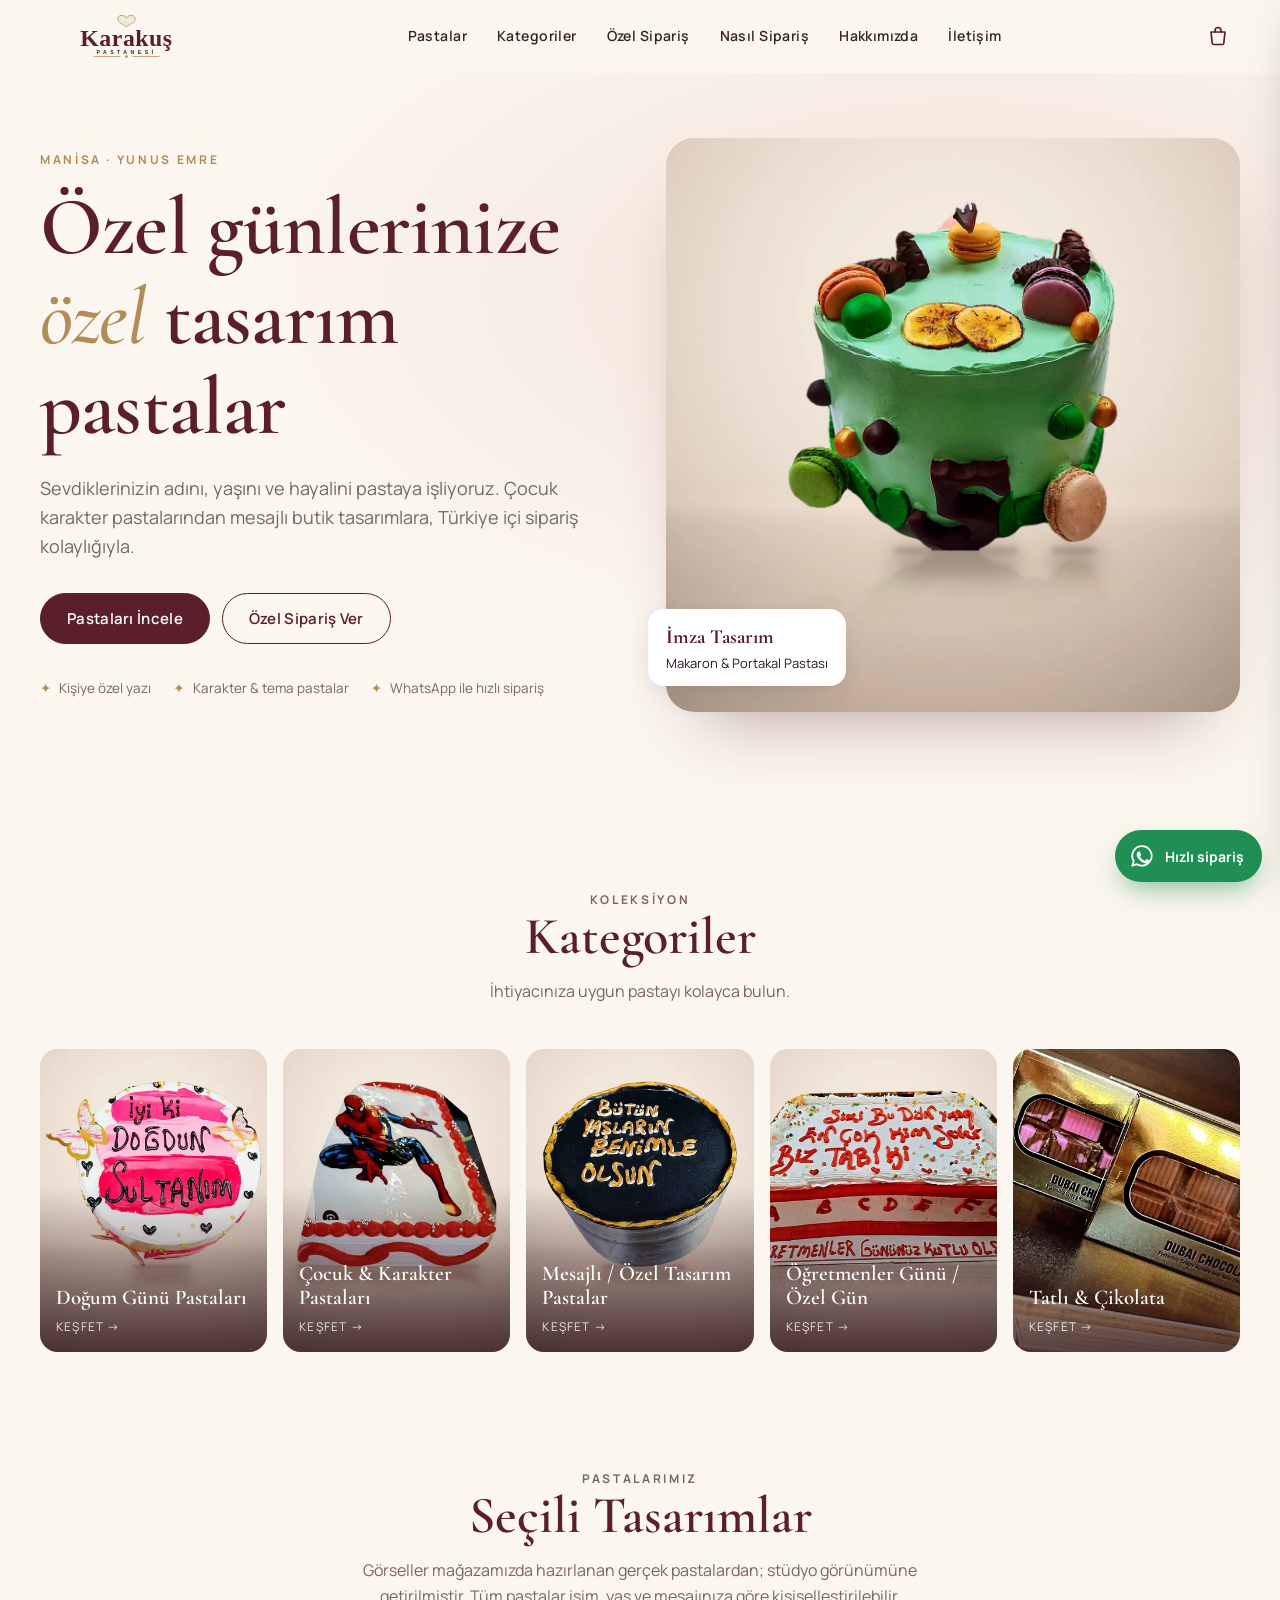
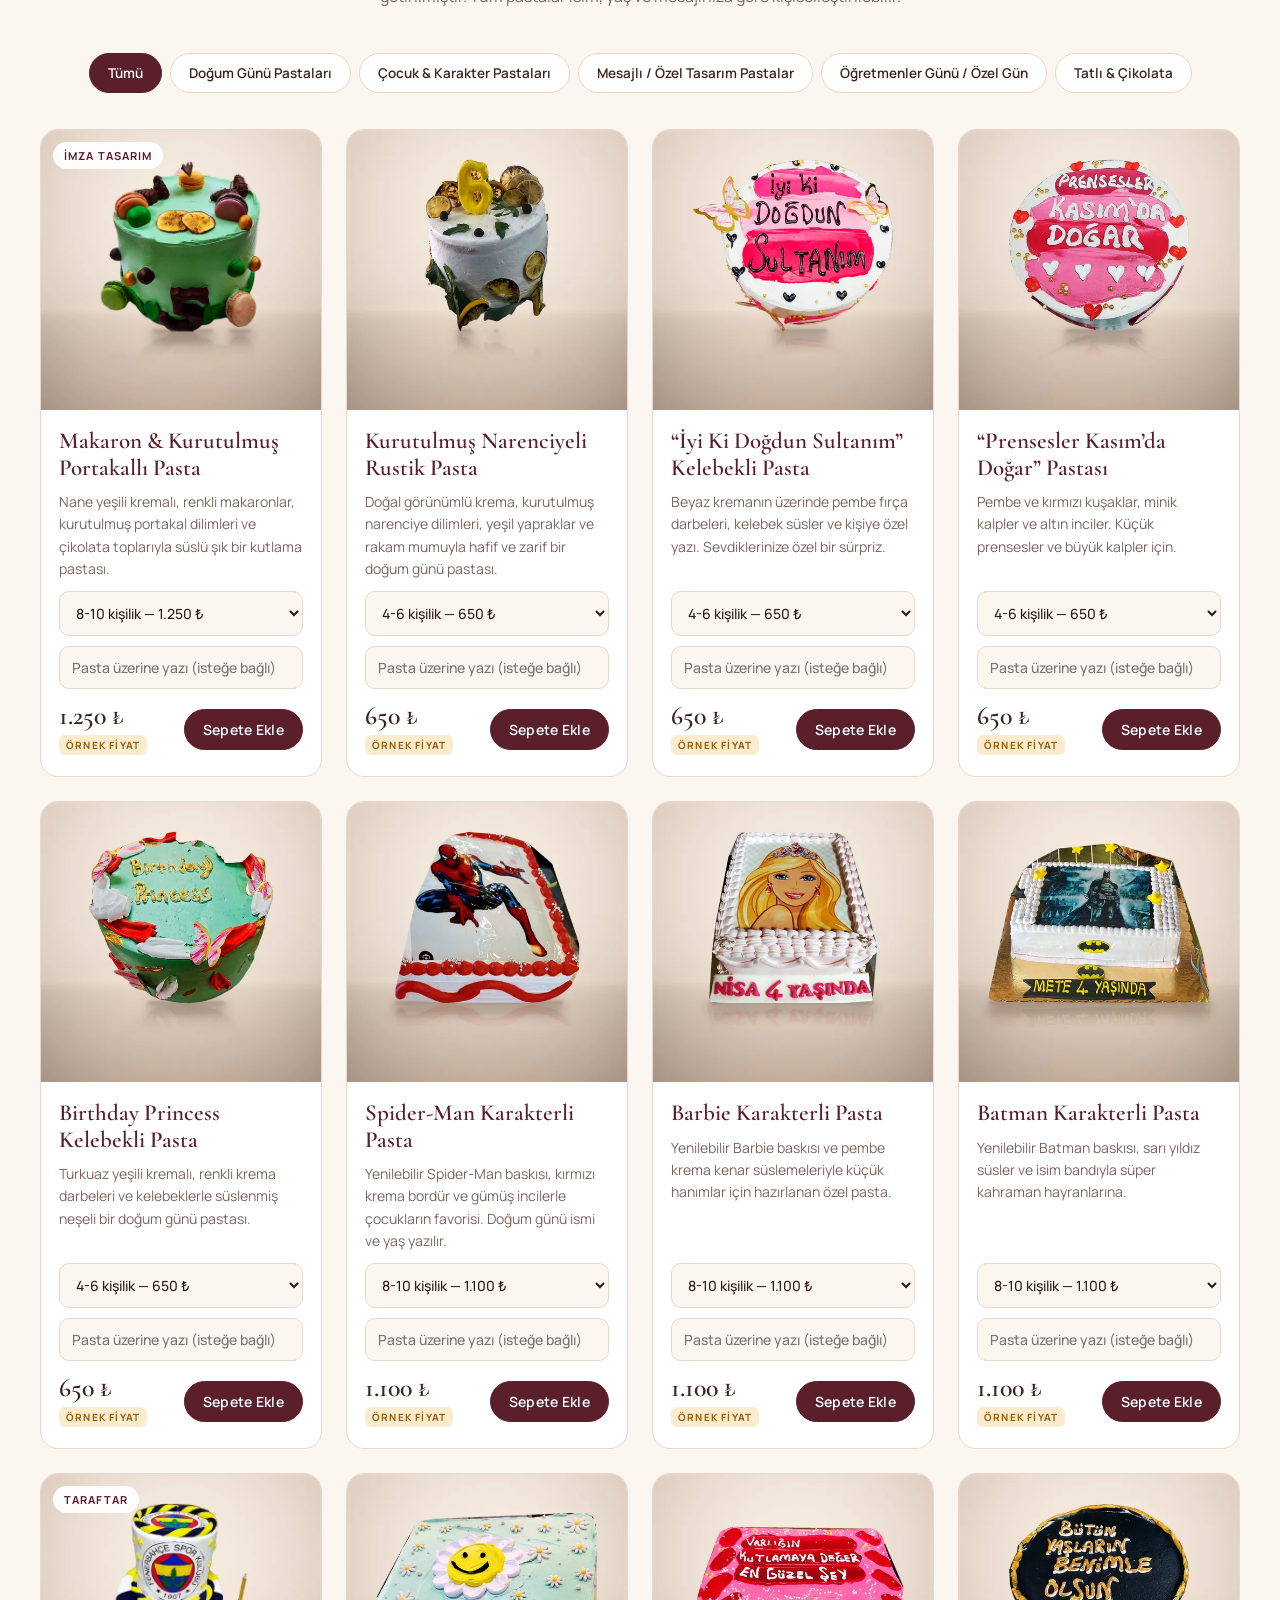
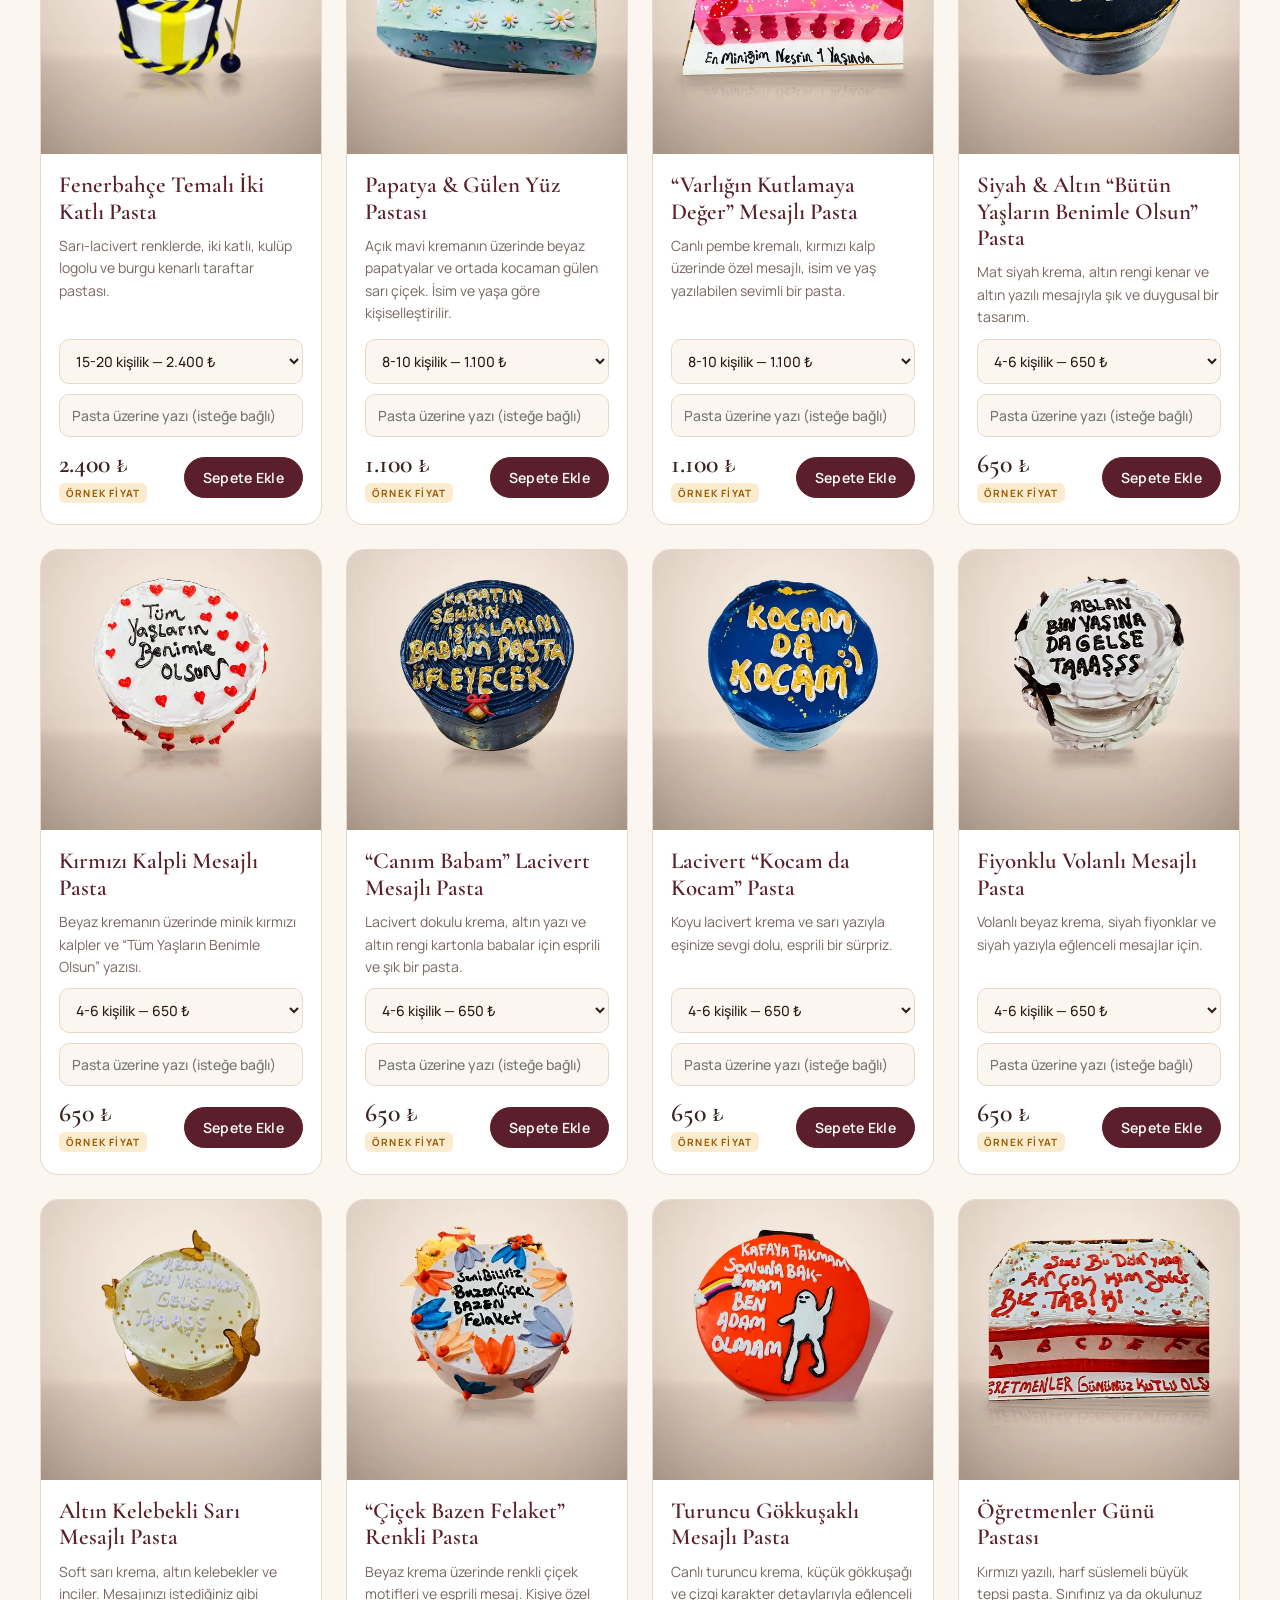
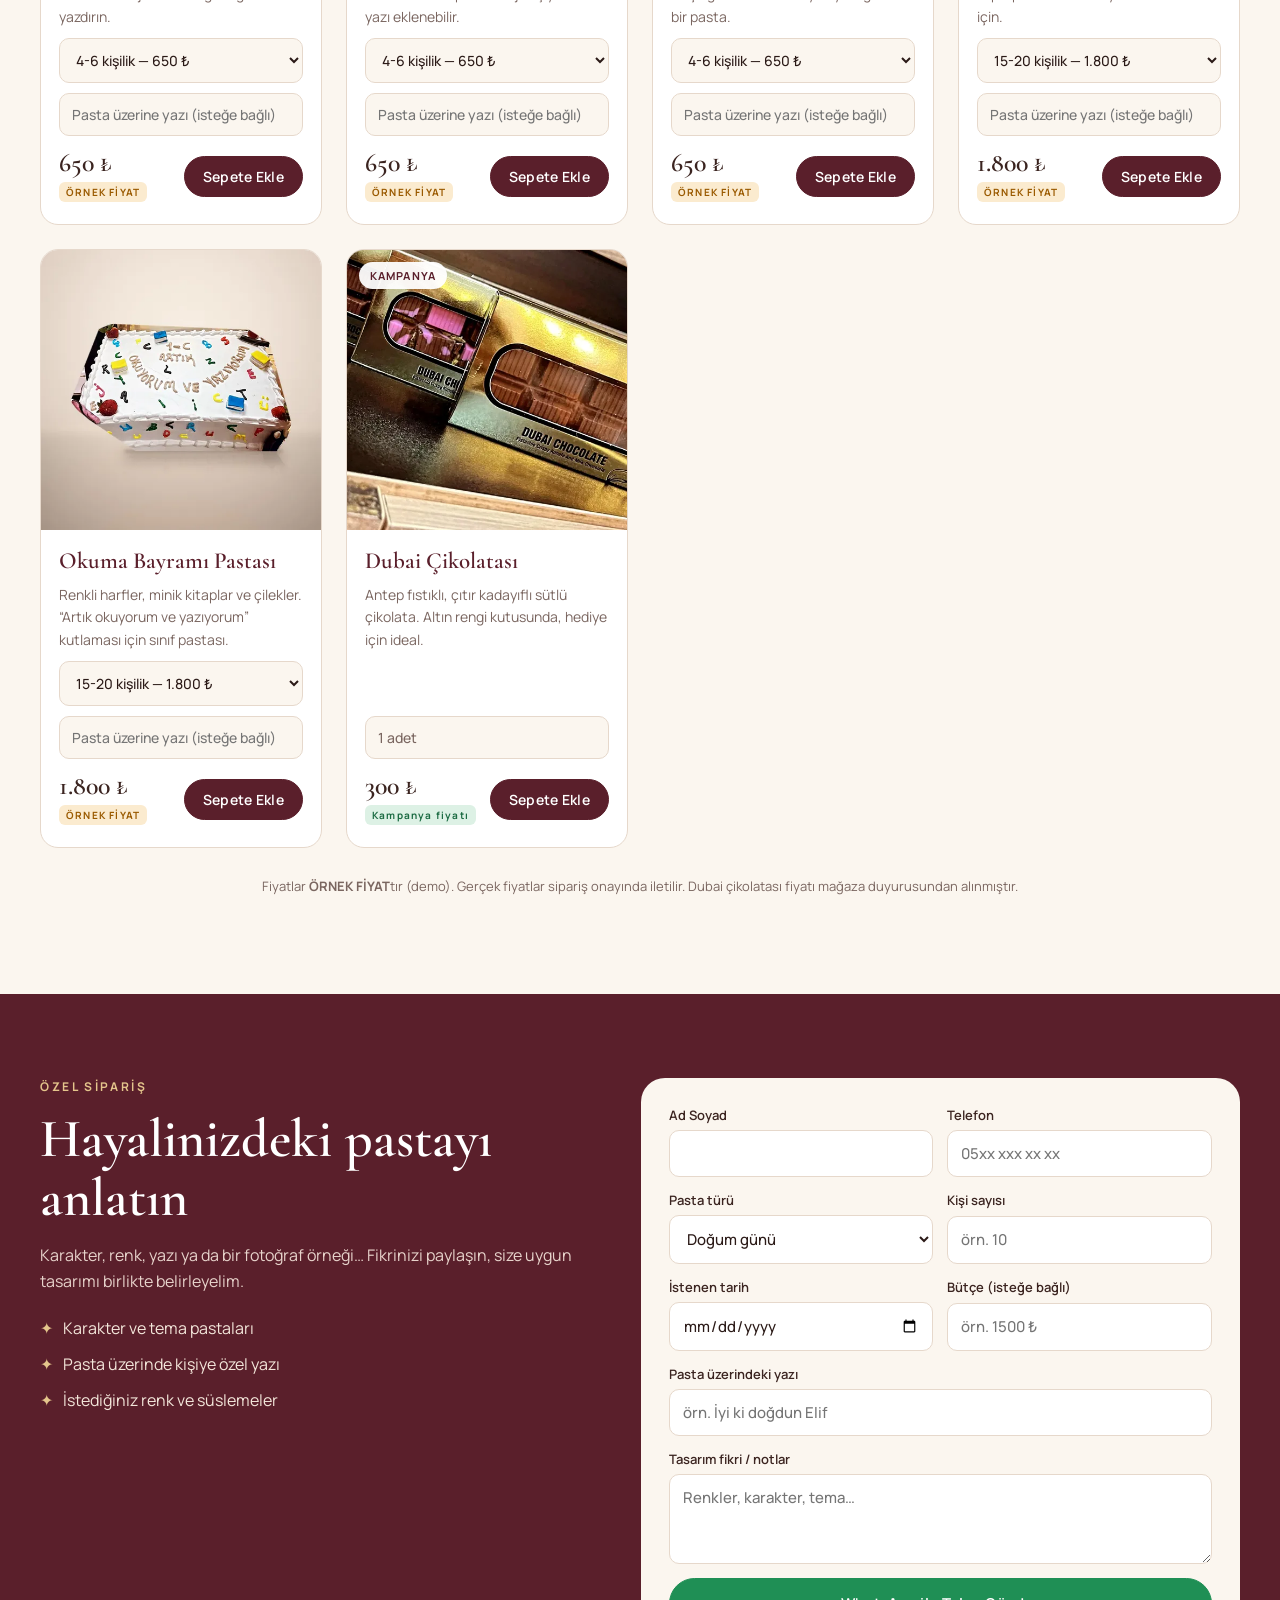
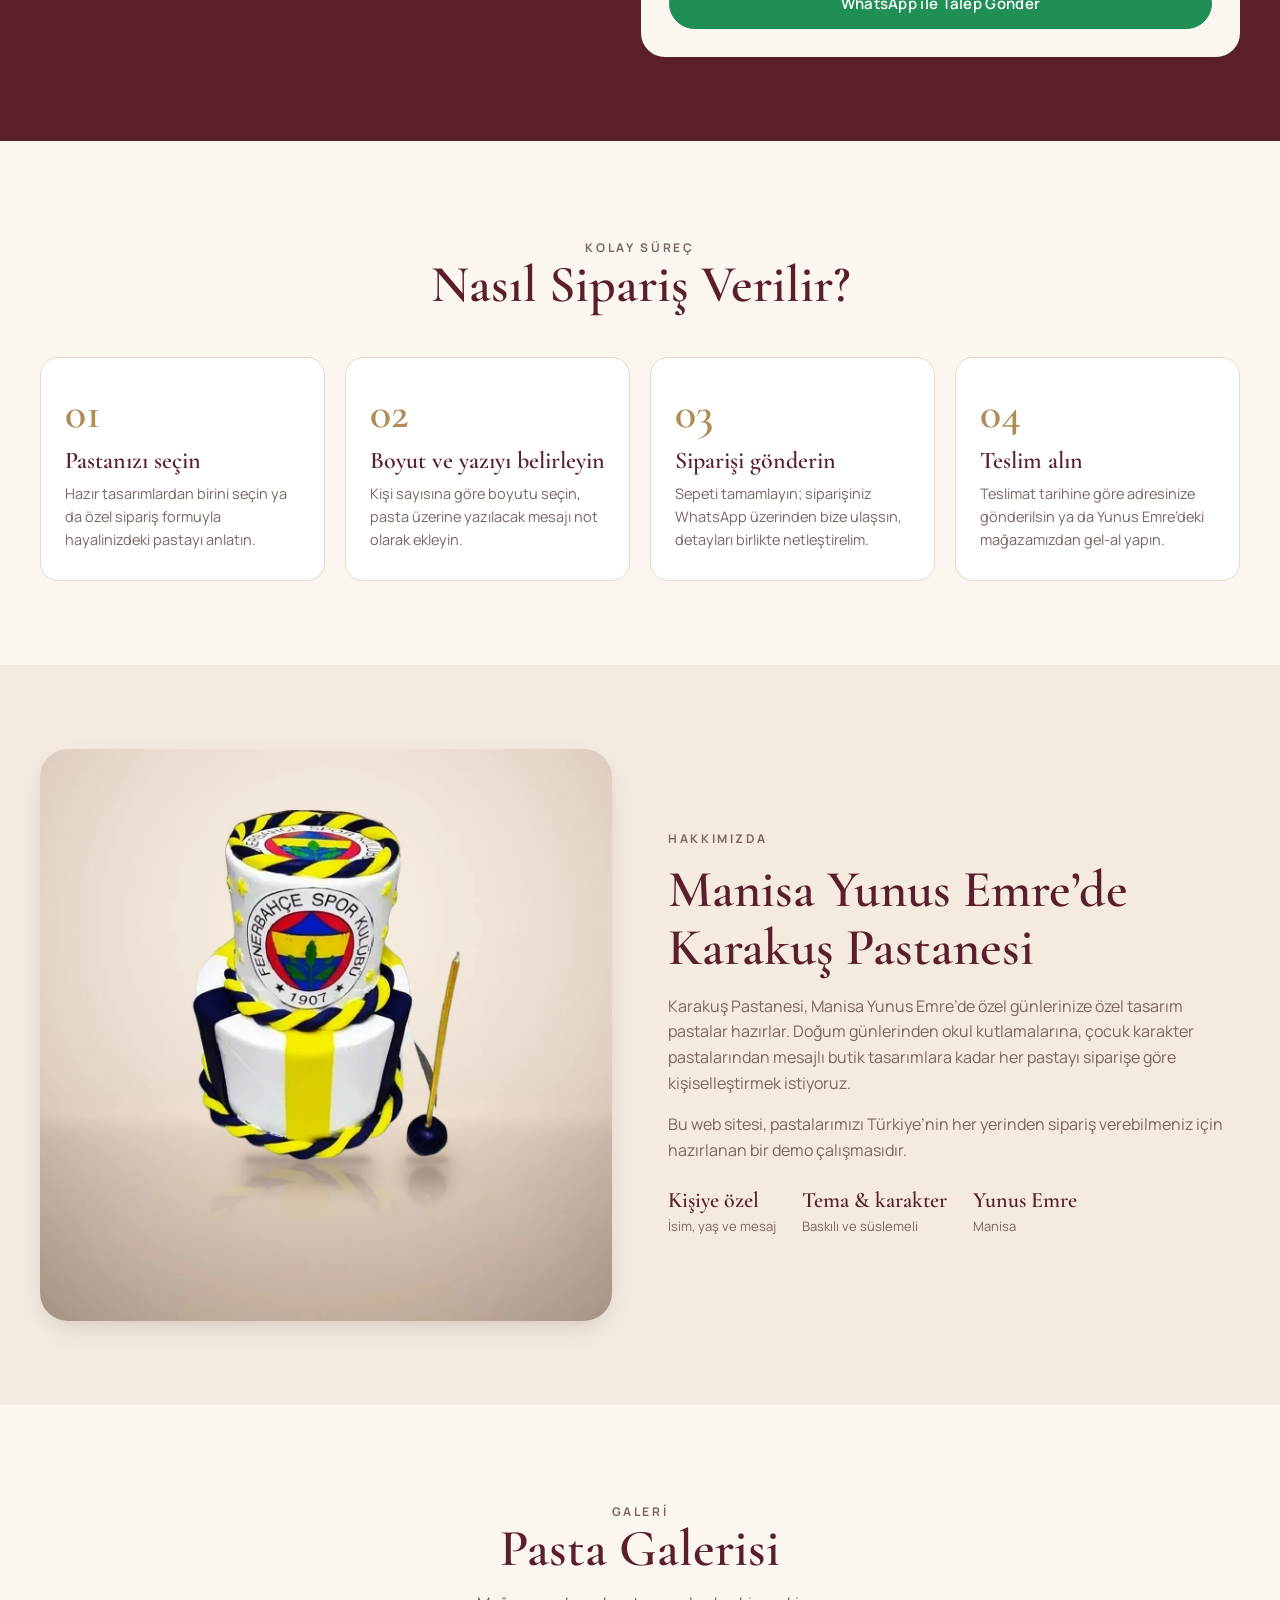
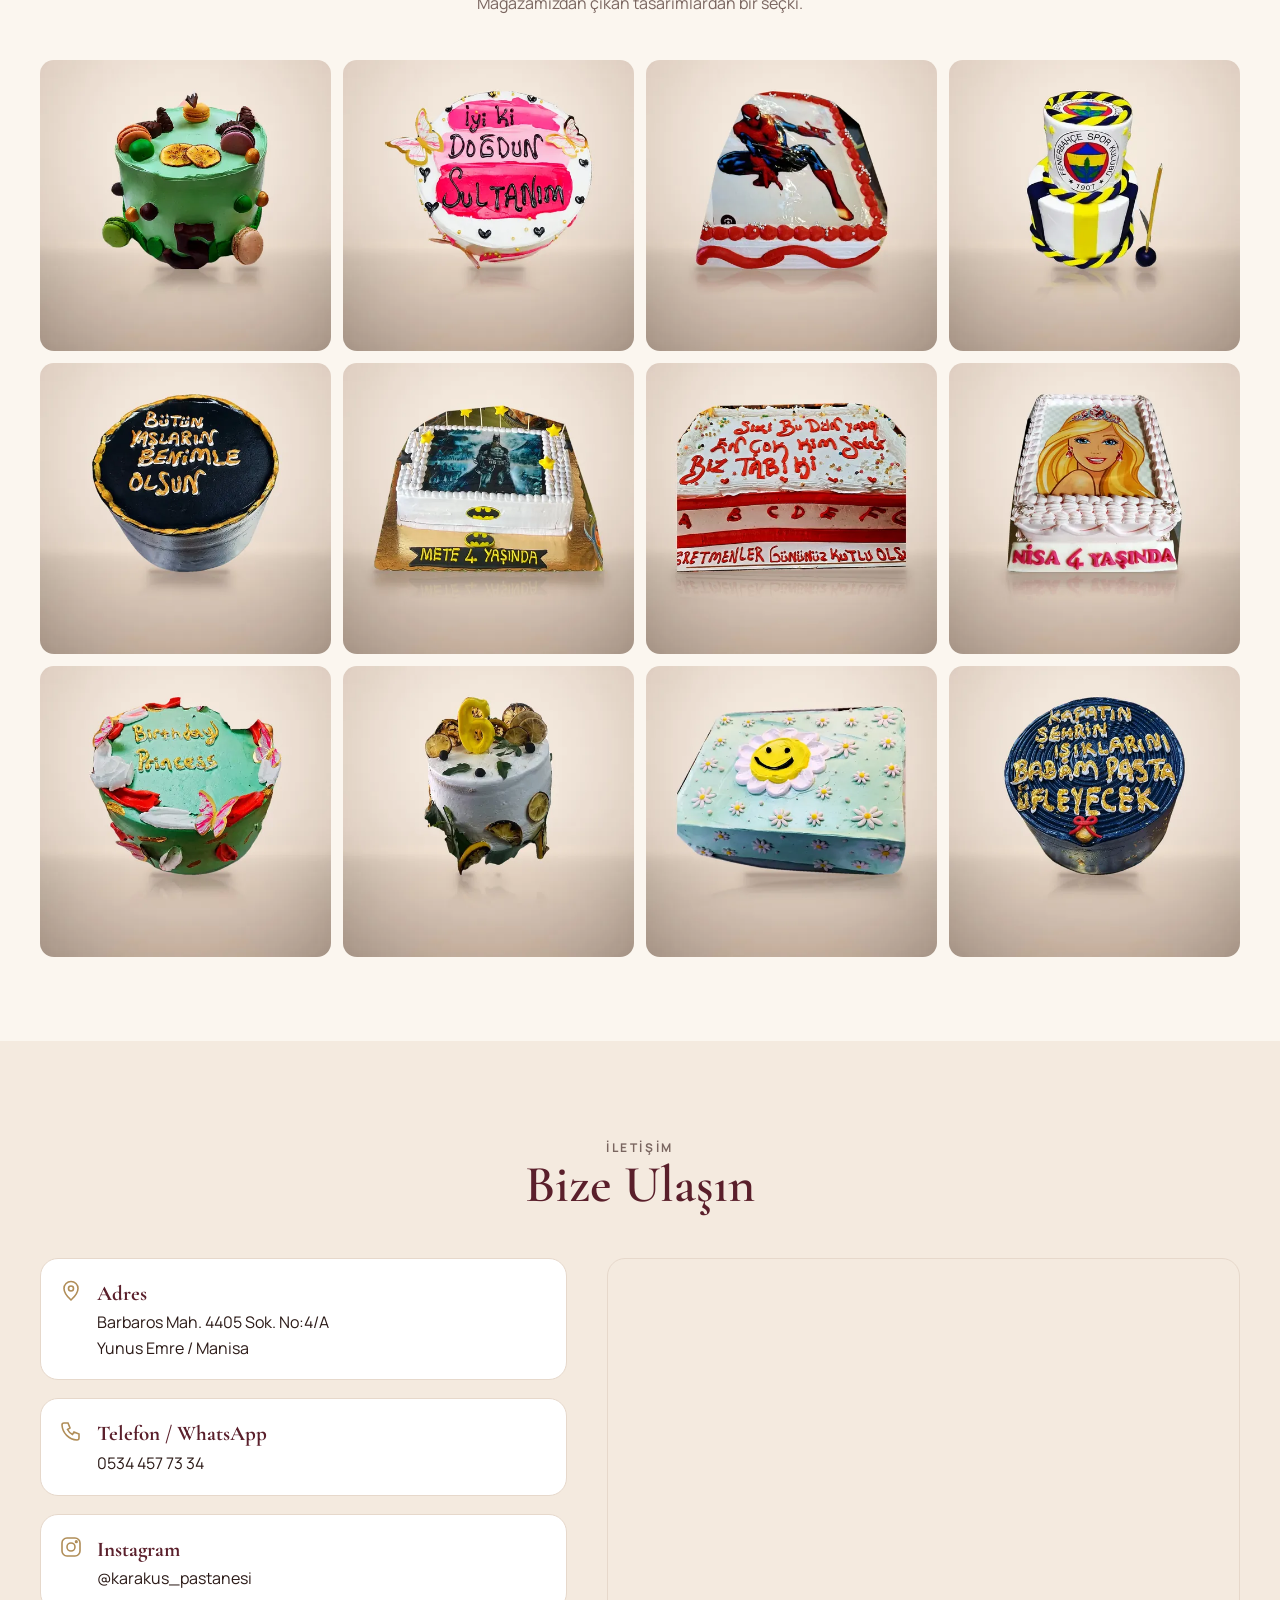
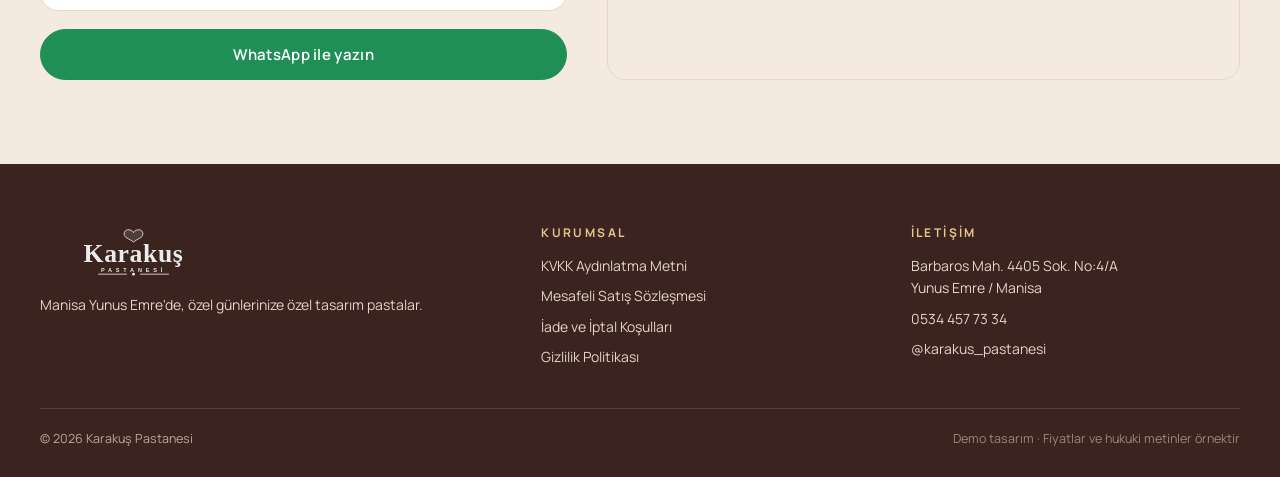
<file: index.html>
<!doctype html>
<html lang="tr">
<head>
<meta charset="utf-8">
<meta name="viewport" content="width=device-width,initial-scale=1">
<title>Karakuş Pastanesi | Manisa Yunus Emre Özel Tasarım Pastalar</title>
<meta name="description" content="Manisa Yunus Emre'de özel günlerinize özel tasarım pastalar: doğum günü, çocuk karakter, mesajlı ve öğretmenler günü pastaları. Türkiye içi sipariş, WhatsApp ile hızlı sipariş.">
<meta name="theme-color" content="#5A1F2B">
<link rel="icon" href="images/favicon.svg" type="image/svg+xml">
<link rel="apple-touch-icon" href="images/apple-touch-icon.png">
<meta property="og:type" content="website"><meta property="og:locale" content="tr_TR">
<meta property="og:site_name" content="Karakuş Pastanesi">
<meta property="og:title" content="Karakuş Pastanesi | Manisa Yunus Emre Özel Tasarım Pastalar"><meta property="og:description" content="Manisa Yunus Emre'de özel günlerinize özel tasarım pastalar: doğum günü, çocuk karakter, mesajlı ve öğretmenler günü pastaları. Türkiye içi sipariş, WhatsApp ile hızlı sipariş.">
<meta property="og:image" content="https://karakus-pastanesi.vercel.app/images/og.jpg">
<meta name="twitter:card" content="summary_large_image">

<script type="application/ld+json">{"@context":"https://schema.org","@type":"Bakery","name":"Karakuş Pastanesi","telephone":"+905344577334","address":{"@type":"PostalAddress","streetAddress":"Barbaros Mah. 4405 Sok. No:4/A","addressLocality":"Yunus Emre","addressRegion":"Manisa","addressCountry":"TR"},"sameAs":["https://www.instagram.com/karakus_pastanesi/"]}</script>
<link rel="preconnect" href="https://fonts.googleapis.com"><link rel="preconnect" href="https://fonts.gstatic.com" crossorigin>
<link href="https://fonts.googleapis.com/css2?family=Cormorant+Garamond:ital,wght@0,500;0,600;0,700;1,500&family=Manrope:wght@400;500;600;700&display=swap" rel="stylesheet">
<link rel="stylesheet" href="css/style.css">
</head><body>
<a class="skip" href="#main">İçeriğe geç</a>
<header class="site-header"><div class="wrap hd">
<a class="logo" href="#" aria-label="Karakuş Pastanesi ana sayfa"><img src="images/logo.svg" alt="Karakuş Pastanesi" width="200" height="60"></a>
<nav class="nav" id="nav" aria-label="Ana menü"><a href="#urunler">Pastalar</a><a href="#kategoriler">Kategoriler</a><a href="#ozel-siparis">Özel Sipariş</a><a href="#nasil">Nasıl Sipariş</a><a href="#hakkimizda">Hakkımızda</a><a href="#iletisim">İletişim</a></nav>
<div class="hd-actions"><button class="icon-btn" data-open-cart aria-label="Sepeti aç"><svg viewBox="0 0 24 24" fill="none" stroke="currentColor" stroke-width="1.7" stroke-linecap="round" stroke-linejoin="round" aria-hidden="true"><path d="M5 8h14l-1.2 11.2a1.5 1.5 0 0 1-1.5 1.3H7.7a1.5 1.5 0 0 1-1.5-1.3L5 8z"/><path d="M9 8V6.5a3 3 0 0 1 6 0V8"/></svg><span class="cart-count" hidden>0</span></button><button class="icon-btn menu-btn" data-menu aria-label="Menü" aria-expanded="false" aria-controls="nav"><svg viewBox="0 0 24 24" fill="none" stroke="currentColor" stroke-width="1.8" stroke-linecap="round" aria-hidden="true"><path d="M4 7h16M4 12h16M4 17h16"/></svg></button></div>
</div></header>
<main id="main">
<section class="hero"><div class="wrap hero-in">
<div><p class="eyebrow">Manisa · Yunus Emre</p><h1>Özel günlerinize <em>özel</em> tasarım pastalar</h1>
<p class="lead">Sevdiklerinizin adını, yaşını ve hayalini pastaya işliyoruz. Çocuk karakter pastalarından mesajlı butik tasarımlara, Türkiye içi sipariş kolaylığıyla.</p>
<div class="hero-cta"><a class="btn" href="#urunler">Pastaları İncele</a><a class="btn btn-ghost" href="#ozel-siparis">Özel Sipariş Ver</a></div>
<div class="hero-trust"><span>Kişiye özel yazı</span><span>Karakter & tema pastalar</span><span>WhatsApp ile hızlı sipariş</span></div></div>
<div class="hero-img"><img src="images/018.webp" width="1200" height="1200" alt="Nane yeşili kremalı, makaron ve kurutulmuş portakal süslemeli kutlama pastası" fetchpriority="high"><div class="float"><b>İmza Tasarım</b>Makaron & Portakal Pastası</div></div>
</div></section>

<section class="sec" id="kategoriler"><div class="wrap"><div class="sec-head"><p class="eyebrow">Koleksiyon</p><h2>Kategoriler</h2><p>İhtiyacınıza uygun pastayı kolayca bulun.</p></div><div class="cats" id="cat-grid"></div></div></section>

<section class="sec" id="urunler" style="padding-top:20px"><div class="wrap"><div class="sec-head"><p class="eyebrow">Pastalarımız</p><h2>Seçili Tasarımlar</h2><p>Görseller mağazamızda hazırlanan gerçek pastalardan; stüdyo görünümüne getirilmiştir. Tüm pastalar isim, yaş ve mesajınıza göre kişiselleştirilebilir.</p></div>
<div class="chips" id="chips" role="group" aria-label="Kategori filtresi"></div><div class="grid" id="product-grid"></div>
<p class="note-ex">Fiyatlar <b>ÖRNEK FİYAT</b>tır (demo). Gerçek fiyatlar sipariş onayında iletilir. Dubai çikolatası fiyatı mağaza duyurusundan alınmıştır.</p></div></section>

<section class="sec custom" id="ozel-siparis"><div class="wrap custom-in">
<div><p class="eyebrow">Özel Sipariş</p><h2 style="font-size:clamp(34px,5vw,54px)">Hayalinizdeki pastayı anlatın</h2><p style="margin-top:16px">Karakter, renk, yazı ya da bir fotoğraf örneği… Fikrinizi paylaşın, size uygun tasarımı birlikte belirleyelim.</p>
<ul><li>Karakter ve tema pastaları</li><li>Pasta üzerinde kişiye özel yazı</li><li>İstediğiniz renk ve süslemeler</li></ul></div>
<form class="form" id="custom-form"><label>Ad Soyad<input name="ad" required autocomplete="name"></label><label>Telefon<input name="tel" type="tel" required autocomplete="tel" inputmode="tel" placeholder="05xx xxx xx xx"></label>
<label>Pasta türü<select name="tur"><option>Doğum günü</option><option>Çocuk & karakter</option><option>Mesajlı pasta</option><option>Öğretmenler Günü / özel gün</option><option>Diğer</option></select></label><label>Kişi sayısı<input name="kisi" type="number" min="2" max="200" required placeholder="örn. 10"></label>
<label>İstenen tarih<input name="tarih" type="date" required></label><label>Bütçe (isteğe bağlı)<input name="butce" placeholder="örn. 1500 ₺"></label>
<label class="full">Pasta üzerindeki yazı<input name="yazi" maxlength="80" placeholder="örn. İyi ki doğdun Elif"></label>
<label class="full">Tasarım fikri / notlar<textarea name="not" placeholder="Renkler, karakter, tema…"></textarea></label>
<div class="full"><button class="btn btn-wa" type="submit" style="width:100%">WhatsApp ile Talep Gönder</button></div><div class="full result" id="custom-result" hidden></div></form></div></section>

<section class="sec" id="nasil"><div class="wrap"><div class="sec-head"><p class="eyebrow">Kolay Süreç</p><h2>Nasıl Sipariş Verilir?</h2></div><div class="steps"><div class="step"><h3>Pastanızı seçin</h3><p>Hazır tasarımlardan birini seçin ya da özel sipariş formuyla hayalinizdeki pastayı anlatın.</p></div><div class="step"><h3>Boyut ve yazıyı belirleyin</h3><p>Kişi sayısına göre boyutu seçin, pasta üzerine yazılacak mesajı not olarak ekleyin.</p></div><div class="step"><h3>Siparişi gönderin</h3><p>Sepeti tamamlayın; siparişiniz WhatsApp üzerinden bize ulaşsın, detayları birlikte netleştirelim.</p></div><div class="step"><h3>Teslim alın</h3><p>Teslimat tarihine göre adresinize gönderilsin ya da Yunus Emre’deki mağazamızdan gel-al yapın.</p></div></div></div></section>

<section class="sec about" id="hakkimizda"><div class="wrap about-in"><img src="images/021.webp" loading="lazy" width="1200" height="1200" alt="Fenerbahçe temalı iki katlı özel tasarım pasta"><div><p class="eyebrow">Hakkımızda</p><h2>Manisa Yunus Emre’de Karakuş Pastanesi</h2><p>Karakuş Pastanesi, Manisa Yunus Emre’de özel günlerinize özel tasarım pastalar hazırlar. Doğum günlerinden okul kutlamalarına, çocuk karakter pastalarından mesajlı butik tasarımlara kadar her pastayı siparişe göre kişiselleştirmek istiyoruz.</p><p>Bu web sitesi, pastalarımızı Türkiye’nin her yerinden sipariş verebilmeniz için hazırlanan bir demo çalışmasıdır.</p><div class="vals"><div><b>Kişiye özel</b><span>İsim, yaş ve mesaj</span></div><div><b>Tema & karakter</b><span>Baskılı ve süslemeli</span></div><div><b>Yunus Emre</b><span>Manisa</span></div></div></div></div></section>

<section class="sec" id="galeri"><div class="wrap"><div class="sec-head"><p class="eyebrow">Galeri</p><h2>Pasta Galerisi</h2><p>Mağazamızdan çıkan tasarımlardan bir seçki.</p></div><div class="gallery" id="gallery-grid"></div></div></section>
<dialog id="lightbox"><img alt=""></dialog>

<section class="sec about" id="iletisim"><div class="wrap"><div class="sec-head"><p class="eyebrow">İletişim</p><h2>Bize Ulaşın</h2></div><div class="contact-in"><div class="info">
<div class="row"><svg viewBox="0 0 24 24" fill="none" stroke="currentColor" stroke-width="1.6" aria-hidden="true"><path d="M12 21s7-6.2 7-11.5A7 7 0 0 0 5 9.5C5 14.8 12 21 12 21z"/><circle cx="12" cy="9.5" r="2.5"/></svg><div><b>Adres</b>Barbaros Mah. 4405 Sok. No:4/A<br>Yunus Emre / Manisa</div></div>
<div class="row"><svg viewBox="0 0 24 24" fill="none" stroke="currentColor" stroke-width="1.6" aria-hidden="true"><path d="M5 4h4l2 5-2.5 1.5a11 11 0 0 0 5 5L15 13l5 2v4a2 2 0 0 1-2 2A16 16 0 0 1 3 6a2 2 0 0 1 2-2z"/></svg><div><b>Telefon / WhatsApp</b><a href="tel:+905344577334">0534 457 73 34</a></div></div>
<div class="row"><svg viewBox="0 0 24 24" fill="none" stroke="currentColor" stroke-width="1.6" aria-hidden="true"><rect x="3" y="3" width="18" height="18" rx="5"/><circle cx="12" cy="12" r="4"/><circle cx="17.3" cy="6.7" r=".8" fill="currentColor"/></svg><div><b>Instagram</b><a href="https://www.instagram.com/karakus_pastanesi/" target="_blank" rel="noopener">@karakus_pastanesi</a></div></div>
<a class="btn btn-wa" target="_blank" rel="noopener" href="https://wa.me/905344577334">WhatsApp ile yazın</a></div>
<div class="map"><iframe title="Karakuş Pastanesi harita" loading="lazy" referrerpolicy="no-referrer-when-downgrade" src="https://www.google.com/maps?q=Barbaros+Mah.+4405+Sok.+No:4/A+Yunus+Emre+Manisa&output=embed"></iframe></div></div></div></section>
</main><footer class="footer"><div class="wrap">
<div class="ft"><div><img src="images/logo.svg" alt="Karakuş Pastanesi" width="200" height="60" loading="lazy"><p style="max-width:28em;font-size:14px;margin-top:14px">Manisa Yunus Emre'de, özel günlerinize özel tasarım pastalar.</p></div>
<div><h4>Kurumsal</h4><ul><li><button class="lk" data-modal="kvkk">KVKK Aydınlatma Metni</button></li><li><button class="lk" data-modal="mesafeli">Mesafeli Satış Sözleşmesi</button></li><li><button class="lk" data-modal="iade">İade ve İptal Koşulları</button></li><li><button class="lk" data-modal="gizlilik">Gizlilik Politikası</button></li></ul></div>
<div><h4>İletişim</h4><ul><li>Barbaros Mah. 4405 Sok. No:4/A<br>Yunus Emre / Manisa</li><li><a href="tel:+905344577334">0534 457 73 34</a></li><li><a href="https://www.instagram.com/karakus_pastanesi/" target="_blank" rel="noopener">@karakus_pastanesi</a></li></ul></div></div>
<div class="fb"><span>© 2026 Karakuş Pastanesi</span><span class="demo">Demo tasarım · Fiyatlar ve hukuki metinler örnektir</span></div></div></footer>
<a class="wa" href="https://wa.me/905344577334?text=Merhaba%2C%20pasta%20sipari%C5%9Fi%20vermek%20istiyorum." target="_blank" rel="noopener" aria-label="WhatsApp ile hızlı sipariş"><svg viewBox="0 0 24 24" fill="currentColor" aria-hidden="true"><path d="M12.04 2a9.9 9.9 0 0 0-8.5 14.96L2 22l5.2-1.36A9.9 9.9 0 1 0 12.04 2zm0 1.8a8.1 8.1 0 1 1-4.2 15.03l-.3-.18-3.08.8.82-3-.2-.31A8.1 8.1 0 0 1 12.04 3.8zm-3.1 4.1c-.2 0-.52.07-.8.37-.27.3-1.04 1.02-1.04 2.48s1.07 2.88 1.22 3.08c.15.2 2.07 3.3 5.1 4.5 2.53 1 3.04.8 3.6.75.55-.05 1.78-.73 2.03-1.43.25-.7.25-1.3.17-1.43-.07-.12-.27-.2-.57-.35-.3-.15-1.78-.88-2.05-.98-.28-.1-.48-.15-.68.15-.2.3-.78.98-.95 1.18-.18.2-.35.22-.65.07-.3-.15-1.27-.47-2.42-1.5-.9-.8-1.5-1.78-1.67-2.08-.18-.3-.02-.46.13-.6.13-.14.3-.35.45-.52.15-.18.2-.3.3-.5.1-.2.05-.38-.03-.52-.07-.15-.66-1.64-.93-2.24-.23-.52-.47-.53-.68-.54z"/></svg><span>Hızlı sipariş</span></a>
<div class="overlay" id="overlay"></div>
<aside class="drawer" id="drawer" aria-hidden="true" aria-label="Sepet"><div class="dr-head"><h2>Sepetiniz</h2><button class="close" data-close-cart aria-label="Kapat">×</button></div><div id="cart-items"></div>
<div class="dr-foot"><div class="tot"><span>Ara toplam</span><span id="cart-total">0 ₺</span></div><small>Fiyatlar örnektir; sipariş onayında netleştirilir.</small><a class="btn" id="checkout-link" href="odeme.html">Siparişi Tamamla</a></div></aside><script src="js/products.js"></script>
<script src="js/app.js"></script>
</body></html>
</file>
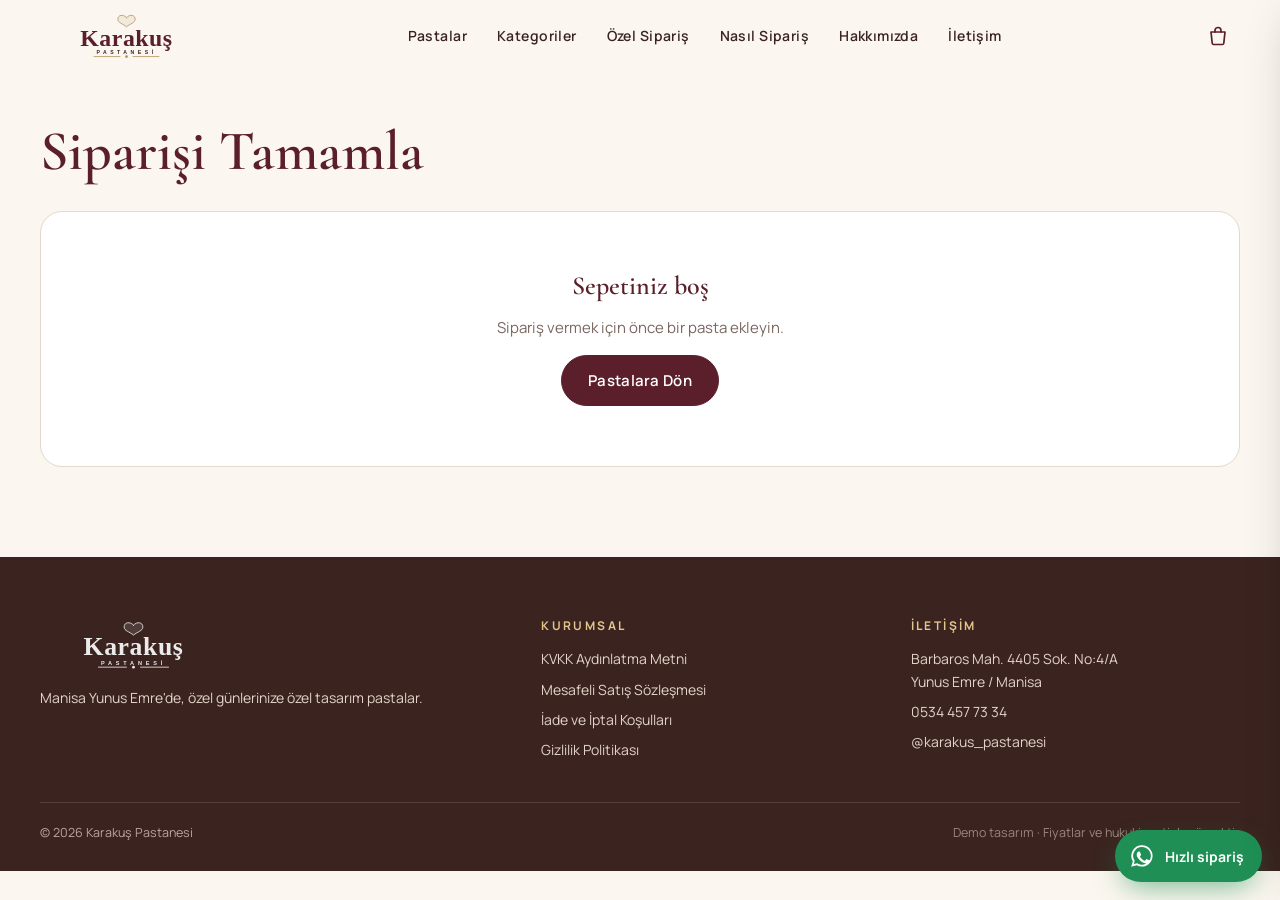
<file: odeme.html>
<!doctype html>
<html lang="tr">
<head>
<meta charset="utf-8">
<meta name="viewport" content="width=device-width,initial-scale=1">
<title>Sipariş Tamamla | Karakuş Pastanesi</title>
<meta name="description" content="Karakuş Pastanesi sipariş formu. Teslimat, ödeme ve pasta yazısı bilgilerinizi girin.">
<meta name="theme-color" content="#5A1F2B">
<link rel="icon" href="images/favicon.svg" type="image/svg+xml">
<link rel="apple-touch-icon" href="images/apple-touch-icon.png">
<meta property="og:type" content="website"><meta property="og:locale" content="tr_TR">
<meta property="og:site_name" content="Karakuş Pastanesi">
<meta property="og:title" content="Sipariş Tamamla | Karakuş Pastanesi"><meta property="og:description" content="Karakuş Pastanesi sipariş formu. Teslimat, ödeme ve pasta yazısı bilgilerinizi girin.">
<meta property="og:image" content="images/og.jpg">
<meta name="twitter:card" content="summary_large_image">
<meta name="robots" content="noindex">
<link rel="preconnect" href="https://fonts.googleapis.com"><link rel="preconnect" href="https://fonts.gstatic.com" crossorigin>
<link href="https://fonts.googleapis.com/css2?family=Cormorant+Garamond:ital,wght@0,500;0,600;0,700;1,500&family=Manrope:wght@400;500;600;700&display=swap" rel="stylesheet">
<link rel="stylesheet" href="css/style.css">
</head><body>
<a class="skip" href="#main">İçeriğe geç</a>
<header class="site-header"><div class="wrap hd">
<a class="logo" href="index.html" aria-label="Karakuş Pastanesi ana sayfa"><img src="images/logo.svg" alt="Karakuş Pastanesi" width="200" height="60"></a>
<nav class="nav" id="nav" aria-label="Ana menü"><a href="index.html#urunler">Pastalar</a><a href="index.html#kategoriler">Kategoriler</a><a href="index.html#ozel-siparis">Özel Sipariş</a><a href="index.html#nasil">Nasıl Sipariş</a><a href="index.html#hakkimizda">Hakkımızda</a><a href="index.html#iletisim">İletişim</a></nav>
<div class="hd-actions"><button class="icon-btn" data-open-cart aria-label="Sepeti aç"><svg viewBox="0 0 24 24" fill="none" stroke="currentColor" stroke-width="1.7" stroke-linecap="round" stroke-linejoin="round" aria-hidden="true"><path d="M5 8h14l-1.2 11.2a1.5 1.5 0 0 1-1.5 1.3H7.7a1.5 1.5 0 0 1-1.5-1.3L5 8z"/><path d="M9 8V6.5a3 3 0 0 1 6 0V8"/></svg><span class="cart-count" hidden>0</span></button><button class="icon-btn menu-btn" data-menu aria-label="Menü" aria-expanded="false" aria-controls="nav"><svg viewBox="0 0 24 24" fill="none" stroke="currentColor" stroke-width="1.8" stroke-linecap="round" aria-hidden="true"><path d="M4 7h16M4 12h16M4 17h16"/></svg></button></div>
</div></header>
<main id="main" class="co"><div class="wrap">
<div id="checkout-wrap"><h1>Siparişi Tamamla</h1>
<div id="empty" class="panel" hidden style="text-align:center;padding:60px 20px"><h2>Sepetiniz boş</h2><p class="muted" style="font-size:15px">Sipariş vermek için önce bir pasta ekleyin.</p><a class="btn" href="index.html#urunler">Pastalara Dön</a></div>
<div class="co-grid">
<form class="panel" id="order-form" novalidate>
<div class="demo-note">Demo: Sipariş gerçek bir ödeme almaz. “Siparişi Onayla” sonrası siparişinizi WhatsApp ile bize gönderebilirsiniz.</div>
<fieldset><legend>Teslimat Yöntemi</legend><div class="opts"><label class="opt"><input type="radio" name="teslimat" value="teslimat" checked><span>Adrese teslimat<small>Yurt içi · 1.500 ₺ üzeri ücretsiz, altı 90 ₺ (örnek)</small></span></label><label class="opt"><input type="radio" name="teslimat" value="gelal"><span>Mağazadan gel-al<small>Barbaros Mah. 4405 Sok. No:4/A, Yunus Emre / Manisa</small></span></label></div></fieldset>
<fieldset><legend>İletişim Bilgileri</legend><div class="form in" style="padding:0;background:none"><label>Ad Soyad<input name="ad" required autocomplete="name"></label><label>Telefon<input name="tel" type="tel" required autocomplete="tel" inputmode="tel" pattern="[0-9 +()-]{10,}" placeholder="05xx xxx xx xx"></label></div></fieldset>
<fieldset id="addr-wrap"><legend>Teslimat Adresi</legend><div class="form in" style="padding:0;background:none"><label>İl<input name="il" data-req required autocomplete="address-level1" value="Manisa"></label><label>İlçe<input name="ilce" data-req required autocomplete="address-level2" placeholder="örn. Yunus Emre"></label><label class="full">Açık adres<textarea name="adres" data-req required autocomplete="street-address" placeholder="Mahalle, sokak, bina/daire no"></textarea></label></div></fieldset>
<fieldset><legend>Teslimat Tarihi ve Saati</legend><div class="form in" style="padding:0;background:none"><label>Tarih<input type="date" name="tarih" required></label><label>Saat aralığı<select name="saat"><option>09:00 – 12:00</option><option>12:00 – 15:00</option><option>15:00 – 18:00</option><option>18:00 – 20:00</option></select></label></div></fieldset>
<fieldset><legend>Pasta Yazısı / Not</legend><label class="sr" for="not">Not</label><textarea id="not" name="not" style="width:100%;font:500 15px var(--sans);padding:12px;border:1px solid var(--line);border-radius:10px;min-height:90px" placeholder="Pasta üzerine yazılacak mesaj, alerji bilgisi, özel istekler…"></textarea></fieldset>
<fieldset><legend>Ödeme Yöntemi</legend><div class="opts"><label class="opt"><input type="radio" name="odeme" value="kapida" checked><span>Kapıda ödeme<small>Teslimatta nakit veya kart</small></span></label><label class="opt"><input type="radio" name="odeme" value="havale"><span>Havale / EFT<small>IBAN bilgisi onay sırasında paylaşılır</small></span></label><label class="opt"><input type="radio" name="odeme" value="kart"><span>Kredi kartı (demo)<small>Bu demoda kart bilgisi alınmaz</small></span></label></div></fieldset>
<label class="opt" style="margin-bottom:18px"><input type="checkbox" required><span style="font-weight:500">Mesafeli satış sözleşmesi ve KVKK aydınlatma metnini (örnek) okudum, kabul ediyorum.</span></label>
<button class="btn" type="submit" style="width:100%">Siparişi Onayla</button></form>
<aside class="panel co-summary" id="summary"><h2>Sipariş Özeti</h2><ul id="summary-lines"></ul><div class="sumrow"><span>Ara toplam</span><span id="s-sub"></span></div><div class="sumrow"><span>Teslimat</span><span id="s-ship"></span></div><div class="sumrow t"><span>Toplam</span><span id="s-total"></span></div><p class="muted">Fiyatlar örnek (demo) fiyatlardır; gerçek tutar sipariş onayında netleşir.</p></aside>
</div></div>
<div id="confirm" class="panel confirm" hidden><div class="ok">✓</div><h1>Siparişiniz alındı (demo)</h1><p>Sipariş numaranız <b id="order-no"></b>. <span id="confirm-note"></span></p><p>Siparişi işletmeye iletmek için aşağıdaki WhatsApp düğmesine dokunun; sipariş metni hazır gelecektir.</p><div class="acts"><a class="btn btn-wa" id="confirm-wa" target="_blank" rel="noopener">WhatsApp ile Siparişi Gönder</a><a class="btn btn-ghost" href="index.html">Ana Sayfaya Dön</a></div></div>
</div></main><footer class="footer"><div class="wrap">
<div class="ft"><div><img src="images/logo.svg" alt="Karakuş Pastanesi" width="200" height="60" loading="lazy"><p style="max-width:28em;font-size:14px;margin-top:14px">Manisa Yunus Emre'de, özel günlerinize özel tasarım pastalar.</p></div>
<div><h4>Kurumsal</h4><ul><li><button class="lk" data-modal="kvkk">KVKK Aydınlatma Metni</button></li><li><button class="lk" data-modal="mesafeli">Mesafeli Satış Sözleşmesi</button></li><li><button class="lk" data-modal="iade">İade ve İptal Koşulları</button></li><li><button class="lk" data-modal="gizlilik">Gizlilik Politikası</button></li></ul></div>
<div><h4>İletişim</h4><ul><li>Barbaros Mah. 4405 Sok. No:4/A<br>Yunus Emre / Manisa</li><li><a href="tel:+905344577334">0534 457 73 34</a></li><li><a href="https://www.instagram.com/karakus_pastanesi/" target="_blank" rel="noopener">@karakus_pastanesi</a></li></ul></div></div>
<div class="fb"><span>© 2026 Karakuş Pastanesi</span><span class="demo">Demo tasarım · Fiyatlar ve hukuki metinler örnektir</span></div></div></footer>
<a class="wa" href="https://wa.me/905344577334?text=Merhaba%2C%20pasta%20sipari%C5%9Fi%20vermek%20istiyorum." target="_blank" rel="noopener" aria-label="WhatsApp ile hızlı sipariş"><svg viewBox="0 0 24 24" fill="currentColor" aria-hidden="true"><path d="M12.04 2a9.9 9.9 0 0 0-8.5 14.96L2 22l5.2-1.36A9.9 9.9 0 1 0 12.04 2zm0 1.8a8.1 8.1 0 1 1-4.2 15.03l-.3-.18-3.08.8.82-3-.2-.31A8.1 8.1 0 0 1 12.04 3.8zm-3.1 4.1c-.2 0-.52.07-.8.37-.27.3-1.04 1.02-1.04 2.48s1.07 2.88 1.22 3.08c.15.2 2.07 3.3 5.1 4.5 2.53 1 3.04.8 3.6.75.55-.05 1.78-.73 2.03-1.43.25-.7.25-1.3.17-1.43-.07-.12-.27-.2-.57-.35-.3-.15-1.78-.88-2.05-.98-.28-.1-.48-.15-.68.15-.2.3-.78.98-.95 1.18-.18.2-.35.22-.65.07-.3-.15-1.27-.47-2.42-1.5-.9-.8-1.5-1.78-1.67-2.08-.18-.3-.02-.46.13-.6.13-.14.3-.35.45-.52.15-.18.2-.3.3-.5.1-.2.05-.38-.03-.52-.07-.15-.66-1.64-.93-2.24-.23-.52-.47-.53-.68-.54z"/></svg><span>Hızlı sipariş</span></a>
<div class="overlay" id="overlay"></div>
<aside class="drawer" id="drawer" aria-hidden="true" aria-label="Sepet"><div class="dr-head"><h2>Sepetiniz</h2><button class="close" data-close-cart aria-label="Kapat">×</button></div><div id="cart-items"></div>
<div class="dr-foot"><div class="tot"><span>Ara toplam</span><span id="cart-total">0 ₺</span></div><small>Fiyatlar örnektir; sipariş onayında netleştirilir.</small><a class="btn" id="checkout-link" href="odeme.html">Siparişi Tamamla</a></div></aside><script src="js/products.js"></script>
<script src="js/app.js"></script>
<script src="js/checkout.js"></script>
</body></html>
</file>
<file: css/style.css>
:root{--cream:#FBF6EF;--cream2:#F4EADF;--blush:#EBD3C8;--cocoa:#3B2420;--burg:#5A1F2B;--burg2:#7A2E3C;--gold:#B08D57;--rose:#C98B8B;--ink:#2B1A17;--mut:#7A6660;--line:#E6D8CB;--r:18px;--sh:0 10px 30px -12px rgba(59,36,32,.25);--serif:"Cormorant Garamond","Playfair Display",Georgia,serif;--sans:"Manrope",system-ui,-apple-system,"Segoe UI",sans-serif}
*{box-sizing:border-box}html{scroll-behavior:smooth;scroll-padding-top:84px;-webkit-text-size-adjust:100%}
body{margin:0;font-family:var(--sans);color:var(--ink);background:var(--cream);line-height:1.6;font-size:16px;overflow-x:hidden}
body.lock{overflow:hidden}
img{max-width:100%;display:block;height:auto}a{color:inherit}
h1,h2,h3{font-family:var(--serif);font-weight:600;line-height:1.1;margin:0;color:var(--burg)}
.wrap{width:min(1200px,100% - 40px);margin-inline:auto}
.sr{position:absolute;width:1px;height:1px;overflow:hidden;clip:rect(0 0 0 0)}
.skip{position:absolute;left:-999px;top:8px;background:#fff;padding:8px 12px;z-index:200;border-radius:8px}.skip:focus{left:8px}
:focus-visible{outline:2px solid var(--gold);outline-offset:3px;border-radius:6px}
.btn{display:inline-flex;align-items:center;justify-content:center;gap:.5em;font:600 15px var(--sans);letter-spacing:.02em;padding:14px 26px;border-radius:999px;border:1.5px solid var(--burg);background:var(--burg);color:#fff;text-decoration:none;cursor:pointer;transition:.25s}
.btn:hover{background:var(--burg2);transform:translateY(-1px)}
.btn-ghost{background:transparent;color:var(--burg)}.btn-ghost:hover{background:var(--burg);color:#fff}
.btn-sm{padding:10px 18px;font-size:14px}
.btn-wa{background:#1f8f55;border-color:#1f8f55}.btn-wa:hover{background:#187545}
.btn.disabled{opacity:.45;pointer-events:none}
.eyebrow{font:700 12px var(--sans);letter-spacing:.22em;text-transform:uppercase;color:var(--gold);margin:0 0 14px}
.sec{padding:84px 0}.sec-head{max-width:640px;margin:0 auto 44px;text-align:center}
.sec-head h2{font-size:clamp(34px,5vw,52px)}.sec-head p{color:var(--mut);margin:14px 0 0}
/* header */
.site-header{position:sticky;top:0;z-index:50;background:rgba(251,246,239,.92);backdrop-filter:blur(12px);border-bottom:1px solid transparent;transition:.25s}
.site-header.scrolled{border-color:var(--line);box-shadow:0 6px 24px -16px rgba(59,36,32,.3)}
.hd{display:flex;align-items:center;justify-content:space-between;height:72px;gap:16px}
.logo img{height:52px;width:auto}
.nav{display:flex;gap:30px}.nav a{text-decoration:none;font-weight:600;font-size:14px;letter-spacing:.03em;color:var(--cocoa);position:relative;padding:6px 0}
.nav a::after{content:"";position:absolute;left:0;bottom:0;height:1.5px;width:0;background:var(--gold);transition:.25s}.nav a:hover::after{width:100%}
.hd-actions{display:flex;align-items:center;gap:8px}
.icon-btn{position:relative;background:none;border:0;width:44px;height:44px;border-radius:50%;display:grid;place-items:center;cursor:pointer;color:var(--burg)}
.icon-btn:hover{background:var(--cream2)}
.icon-btn svg{width:24px;height:24px}
.cart-count{position:absolute;top:2px;right:0;min-width:19px;height:19px;padding:0 5px;border-radius:99px;background:var(--burg);color:#fff;font:700 11px/19px var(--sans);text-align:center}
.menu-btn{display:none}
@media(max-width:900px){.menu-btn{display:grid}.logo img{height:44px}.hd{height:64px}
 .nav{position:absolute;left:0;right:0;top:64px;background:var(--cream);flex-direction:column;gap:0;padding:8px 20px 18px;border-bottom:1px solid var(--line);display:none;box-shadow:0 18px 30px -20px rgba(0,0,0,.3)}
 .nav.open{display:flex}.nav a{padding:14px 0;border-bottom:1px solid var(--line)}}
/* hero */
.hero{position:relative;overflow:hidden;background:radial-gradient(1200px 600px at 75% 30%,#F3E0D6 0,transparent 60%),var(--cream)}
.hero-in{display:grid;grid-template-columns:1.02fr 1fr;align-items:center;gap:40px;padding:56px 0 72px;min-height:min(720px,82vh)}
.hero h1{font-size:clamp(44px,6.4vw,84px);letter-spacing:-.01em}
.hero h1 em{font-style:italic;color:var(--gold);font-weight:500}
.hero p.lead{font-size:18px;color:var(--mut);max-width:30em;margin:22px 0 32px}
.hero-cta{display:flex;gap:12px;flex-wrap:wrap}
.hero-trust{display:flex;gap:22px;flex-wrap:wrap;margin-top:34px;color:var(--mut);font-size:13.5px}
.hero-trust span::before{content:"✦";color:var(--gold);margin-right:8px}
.hero-img{position:relative}
.hero-img img{width:100%;border-radius:28px;box-shadow:0 40px 70px -40px rgba(90,31,43,.45)}
.hero-img .float{position:absolute;left:-18px;bottom:26px;background:#fff;border-radius:16px;padding:12px 18px;box-shadow:var(--sh);font-size:13px}
.hero-img .float b{display:block;font-family:var(--serif);font-size:20px;color:var(--burg)}
@media(max-width:900px){.hero-in{grid-template-columns:1fr;padding:32px 0 48px;gap:28px;min-height:0}.hero-img{order:-1}.hero-img .float{left:10px;bottom:14px}}
/* categories */
.cats{display:grid;grid-template-columns:repeat(5,1fr);gap:16px}
.cat{position:relative;display:block;aspect-ratio:3/4;border-radius:var(--r);overflow:hidden;text-decoration:none;background:var(--cream2);isolation:isolate}
.cat img{position:absolute;inset:0;width:100%;height:100%;object-fit:cover;transition:transform .6s}
.cat:hover img{transform:scale(1.06)}
.cat::after{content:"";position:absolute;inset:0;background:linear-gradient(to top,rgba(43,18,22,.78),transparent 55%);z-index:1}
.cat span{position:absolute;z-index:2;left:16px;right:16px;bottom:16px;color:#fff}
.cat em{font:600 21px/1.15 var(--serif);display:block}.cat small{font-size:12px;letter-spacing:.1em;opacity:.85;text-transform:uppercase;display:block;margin-top:6px}
@media(max-width:1000px){.cats{grid-template-columns:repeat(6,1fr)}.cat{grid-column:span 2}.cat:nth-child(n+4){grid-column:span 3}.cat{aspect-ratio:4/5}}
@media(max-width:560px){.cats{grid-template-columns:1fr 1fr}.cat,.cat:nth-child(n+4){grid-column:auto;aspect-ratio:3/4}.cat:last-child{grid-column:1/-1;aspect-ratio:16/9}.cat em{font-size:18px}}
/* products */
.chips{display:flex;gap:8px;flex-wrap:wrap;justify-content:center;margin-bottom:36px}
@media(max-width:700px){.chips{flex-wrap:nowrap;overflow-x:auto;justify-content:flex-start;padding-bottom:8px;margin-inline:-20px;padding-inline:20px;scrollbar-width:none}.chips::-webkit-scrollbar{display:none}.chip{flex:none}}
.chip{font:600 13.5px var(--sans);padding:10px 18px;border-radius:99px;border:1px solid var(--line);background:#fff;color:var(--cocoa);cursor:pointer;transition:.2s;white-space:nowrap}
.chip:hover{border-color:var(--gold)}.chip.active{background:var(--burg);border-color:var(--burg);color:#fff}
.grid{display:grid;grid-template-columns:repeat(4,1fr);gap:24px}
@media(max-width:1100px){.grid{grid-template-columns:repeat(3,1fr)}}
@media(max-width:820px){.grid{grid-template-columns:repeat(2,1fr);gap:16px}}
@media(max-width:560px){.grid{grid-template-columns:1fr}}
.card{background:#fff;border-radius:var(--r);overflow:hidden;border:1px solid var(--line);display:flex;flex-direction:column;transition:.3s}
.card[hidden]{display:none}
.card:hover{box-shadow:var(--sh);transform:translateY(-3px)}
.card-img{position:relative;aspect-ratio:1;background:var(--cream2)}.card-img img{width:100%;height:100%;object-fit:cover}
.badge{position:absolute;top:12px;left:12px;background:rgba(255,255,255,.94);color:var(--burg);font:700 11px var(--sans);letter-spacing:.1em;text-transform:uppercase;padding:6px 11px;border-radius:99px}
.card-body{padding:18px 18px 20px;display:flex;flex-direction:column;gap:10px;flex:1}
.card h3{font-size:23px;line-height:1.15}
.card p{margin:0;color:var(--mut);font-size:14px;flex:1}
.size,.note{width:100%;font:500 14px var(--sans);padding:11px 12px;border:1px solid var(--line);border-radius:10px;background:var(--cream);color:var(--ink)}
.size.one{color:var(--mut)}
.card-foot{display:flex;align-items:center;justify-content:space-between;gap:10px;margin-top:4px}
.price strong{font:600 26px var(--serif);color:var(--cocoa);display:block;line-height:1}
.tag{display:inline-block;font:700 10px var(--sans);letter-spacing:.12em;color:#9a5a00;background:#FBEBCF;border-radius:6px;padding:3px 7px;margin-top:6px}
.tag.real{color:#1c6b43;background:#DDF1E5}
.add.done{background:#1f8f55;border-color:#1f8f55}
.note-ex{text-align:center;color:var(--mut);font-size:13px;margin-top:28px}
/* custom */
.custom{background:var(--burg);color:#F3E6DA}
.custom h2,.custom .eyebrow{color:#fff}.custom .eyebrow{color:#E4C58C}
.custom-in{display:grid;grid-template-columns:1fr 1.1fr;gap:56px;align-items:start}
.custom p{color:#E7D3CB}
.custom ul{padding:0;list-style:none;margin:22px 0 0;display:grid;gap:10px}.custom li::before{content:"✦";color:#E4C58C;margin-right:10px}
.form{background:var(--cream);color:var(--ink);border-radius:24px;padding:28px;display:grid;gap:14px;grid-template-columns:1fr 1fr}
.form .full{grid-column:1/-1}
.form label{font:600 13px var(--sans);display:grid;gap:6px;color:var(--cocoa)}
.form input,.form select,.form textarea{font:500 15px var(--sans);padding:12px 13px;border:1px solid var(--line);border-radius:10px;background:#fff;color:var(--ink);width:100%}
.form textarea{min-height:90px;resize:vertical}
.form input:focus,.form select:focus,.form textarea:focus,.size:focus,.note:focus{outline:2px solid var(--gold);border-color:var(--gold)}
.result{background:#fff;border:1px solid var(--line);border-radius:12px;padding:14px;font-size:14px;color:var(--ink)}
@media(max-width:900px){.custom-in{grid-template-columns:1fr;gap:32px}}
@media(max-width:560px){.form{grid-template-columns:1fr;padding:20px}}
/* steps */
.steps{display:grid;grid-template-columns:repeat(4,1fr);gap:20px;counter-reset:s}
.step{padding:28px 24px;border:1px solid var(--line);border-radius:var(--r);background:#fff;position:relative}
.step::before{counter-increment:s;content:"0" counter(s);font:600 44px var(--serif);color:var(--gold);display:block;margin-bottom:8px}
.step h3{font-size:24px;margin-bottom:8px}.step p{margin:0;color:var(--mut);font-size:14.5px}
@media(max-width:900px){.steps{grid-template-columns:1fr 1fr}}@media(max-width:520px){.steps{grid-template-columns:1fr}}
/* about */
.about{background:var(--cream2)}
.about-in{display:grid;grid-template-columns:1fr 1fr;gap:56px;align-items:center}
.about img{border-radius:28px;box-shadow:var(--sh)}
.about h2{font-size:clamp(34px,5vw,52px);margin-bottom:18px}
.about p{color:var(--mut)}
.vals{display:flex;gap:26px;flex-wrap:wrap;margin-top:24px}.vals div b{display:block;font:600 22px var(--serif);color:var(--burg)}.vals div span{font-size:13px;color:var(--mut)}
@media(max-width:900px){.about-in{grid-template-columns:1fr;gap:28px}}
/* gallery */
.gallery{display:grid;grid-template-columns:repeat(4,1fr);gap:12px}
.g{padding:0;border:0;background:var(--cream2);border-radius:14px;overflow:hidden;cursor:zoom-in;aspect-ratio:1}.g img{width:100%;height:100%;object-fit:cover;transition:.5s}.g:hover img{transform:scale(1.05)}
@media(max-width:900px){.gallery{grid-template-columns:repeat(3,1fr)}}@media(max-width:560px){.gallery{grid-template-columns:repeat(2,1fr);gap:8px}}
dialog{border:0;padding:0;background:transparent;max-width:min(92vw,900px)}dialog::backdrop{background:rgba(30,12,14,.7);backdrop-filter:blur(4px)}
#lightbox img{border-radius:16px;max-height:88vh;width:auto;margin:auto}
#legal{background:var(--cream);padding:32px;border-radius:20px;max-width:min(92vw,560px)}#legal h2{font-size:32px;margin-bottom:12px}#legal .close{position:absolute;right:14px;top:10px;background:none;border:0;font-size:30px;cursor:pointer;color:var(--burg)}.muted{color:var(--mut);font-size:13px}
/* example testimonials omitted */
/* contact */
.contact-in{display:grid;grid-template-columns:1fr 1.2fr;gap:40px}
.info{display:grid;gap:18px;align-content:start}
.info .row{display:flex;gap:14px;padding:18px;background:#fff;border:1px solid var(--line);border-radius:var(--r)}
.info .row svg{flex:none;width:24px;height:24px;color:var(--gold);margin-top:2px}.info b{display:block;font-family:var(--serif);font-size:21px;color:var(--burg)}.info a{text-decoration:none}.info a:hover{color:var(--burg2)}
.map{border-radius:var(--r);overflow:hidden;border:1px solid var(--line);min-height:380px;background:var(--cream2)}.map iframe{width:100%;height:100%;min-height:380px;border:0}
@media(max-width:900px){.contact-in{grid-template-columns:1fr}}
/* footer */
.footer{background:var(--cocoa);color:#E3D3C8;padding:60px 0 28px}
.ft{display:grid;grid-template-columns:1.4fr 1fr 1fr;gap:40px}
.footer img{height:56px;width:auto;filter:brightness(0) invert(.92)}
.footer h4{font:700 12px var(--sans);letter-spacing:.2em;text-transform:uppercase;color:#E4C58C;margin:0 0 14px}
.footer ul{list-style:none;margin:0;padding:0;display:grid;gap:8px;font-size:14px}.footer a,.footer button.lk{color:inherit;text-decoration:none;background:none;border:0;padding:0;font:inherit;cursor:pointer;text-align:left}.footer a:hover,.footer button.lk:hover{color:#fff;text-decoration:underline}
.fb{border-top:1px solid rgba(255,255,255,.12);margin-top:40px;padding-top:20px;display:flex;justify-content:space-between;flex-wrap:wrap;gap:10px;font-size:12.5px;color:#B9A79C}
.demo{opacity:.75}
@media(max-width:700px){.ft{grid-template-columns:1fr;gap:28px}}
/* wa float */
.wa{position:fixed;right:18px;bottom:18px;z-index:60;display:flex;align-items:center;gap:10px;background:#1f8f55;color:#fff;text-decoration:none;font:700 14px var(--sans);padding:13px 18px 13px 14px;border-radius:99px;box-shadow:0 12px 28px -8px rgba(31,143,85,.6)}
.wa svg{width:26px;height:26px}.wa:hover{background:#187545}
@media(max-width:560px){.wa span{display:none}.wa{padding:14px}}
/* drawer */
.overlay{position:fixed;inset:0;background:rgba(30,12,14,.5);opacity:0;pointer-events:none;transition:.3s;z-index:90}.overlay.show{opacity:1;pointer-events:auto}
.drawer{position:fixed;top:0;right:0;height:100%;width:min(420px,100vw);background:var(--cream);z-index:100;transform:translateX(105%);transition:transform .35s;display:flex;flex-direction:column;box-shadow:-20px 0 50px -20px rgba(0,0,0,.3)}
.drawer.open{transform:none}
.dr-head{display:flex;align-items:center;justify-content:space-between;padding:18px 22px;border-bottom:1px solid var(--line)}.dr-head h2{font-size:28px}
.drawer .close{background:none;border:0;font-size:32px;line-height:1;cursor:pointer;color:var(--burg);width:44px;height:44px}
#cart-items{flex:1;overflow:auto;padding:8px 22px}
.cart-line{display:grid;grid-template-columns:72px 1fr auto;gap:14px;padding:16px 0;border-bottom:1px solid var(--line);align-items:start}
.cart-line img{border-radius:10px;width:72px;height:72px;object-fit:cover}
.cl-info strong{font:600 17px/1.2 var(--serif);display:block;color:var(--burg)}.cl-info>span{font-size:12.5px;color:var(--mut);display:block;margin:3px 0 8px}
.qty{display:flex;align-items:center;gap:8px}.qty button{width:28px;height:28px;border-radius:50%;border:1px solid var(--line);background:#fff;cursor:pointer;font-size:16px;line-height:1}.qty .rm{width:auto;border:0;background:none;text-decoration:underline;font-size:12px;color:var(--mut);margin-left:6px}
.cl-price{font-weight:700;font-size:14px}
.cart-empty{text-align:center;padding:60px 0;color:var(--mut)}
.dr-foot{padding:18px 22px 24px;border-top:1px solid var(--line);background:#fff;display:grid;gap:12px}
.tot{display:flex;justify-content:space-between;font:600 24px var(--serif);color:var(--burg)}.dr-foot small{color:var(--mut);font-size:12px}
#toast{position:fixed;left:50%;bottom:86px;transform:translate(-50%,20px);background:var(--cocoa);color:#fff;padding:12px 20px;border-radius:99px;font-size:14px;opacity:0;pointer-events:none;transition:.3s;z-index:120;max-width:90vw;text-align:center}#toast.show{opacity:1;transform:translate(-50%,0)}
/* checkout */
.co{padding:48px 0 90px}.co h1{font-size:clamp(36px,5vw,56px);margin-bottom:28px}
.co-grid{display:grid;grid-template-columns:1.25fr 1fr;gap:36px;align-items:start}
.panel{background:#fff;border:1px solid var(--line);border-radius:22px;padding:26px}
.panel h2{font-size:26px;margin-bottom:16px}
fieldset{border:0;padding:0;margin:0 0 22px;min-width:0}legend{font:600 24px var(--serif);color:var(--burg);margin-bottom:12px;padding:0}
.opts{display:grid;gap:10px}.opt{display:flex;gap:12px;align-items:flex-start;border:1px solid var(--line);border-radius:12px;padding:14px;cursor:pointer;background:var(--cream);font:600 14px var(--sans);color:var(--cocoa)}
.opt:has(input:checked){border-color:var(--burg);background:#fff;box-shadow:0 0 0 1px var(--burg)}.opt input{margin-top:4px;accent-color:var(--burg)}.opt small{display:block;font-weight:500;color:var(--mut)}
.co-summary{position:sticky;top:92px}
#summary-lines{list-style:none;padding:0;margin:0 0 14px}#summary-lines li{display:grid;grid-template-columns:56px 1fr auto;gap:12px;align-items:center;padding:10px 0;border-bottom:1px solid var(--line);font-size:14px}
#summary-lines img{border-radius:8px;width:56px;height:56px;object-fit:cover}#summary-lines span{display:block;color:var(--mut);font-size:12.5px}
.sumrow{display:flex;justify-content:space-between;padding:5px 0;font-size:14.5px}.sumrow.t{font:600 26px var(--serif);color:var(--burg);border-top:1px solid var(--line);margin-top:8px;padding-top:12px}
.demo-note{background:#FBEBCF;color:#7a4a00;padding:10px 14px;border-radius:10px;font-size:13px;margin-bottom:16px}
.confirm{text-align:center;max-width:620px;margin:40px auto;padding:48px 28px}.confirm .ok{width:68px;height:68px;border-radius:50%;background:#DDF1E5;color:#1c6b43;display:grid;place-items:center;margin:0 auto 18px;font-size:34px}
.confirm h1{margin-bottom:12px}.confirm p{color:var(--mut)}.confirm .acts{display:flex;gap:12px;justify-content:center;flex-wrap:wrap;margin-top:22px}
@media(max-width:900px){.co-grid{grid-template-columns:1fr}.co-summary{position:static;order:-1}}
@media(max-width:560px){.panel{padding:18px}.form.in{grid-template-columns:1fr}}
@media(prefers-reduced-motion:reduce){*{transition:none!important;scroll-behavior:auto!important}}
</file>
